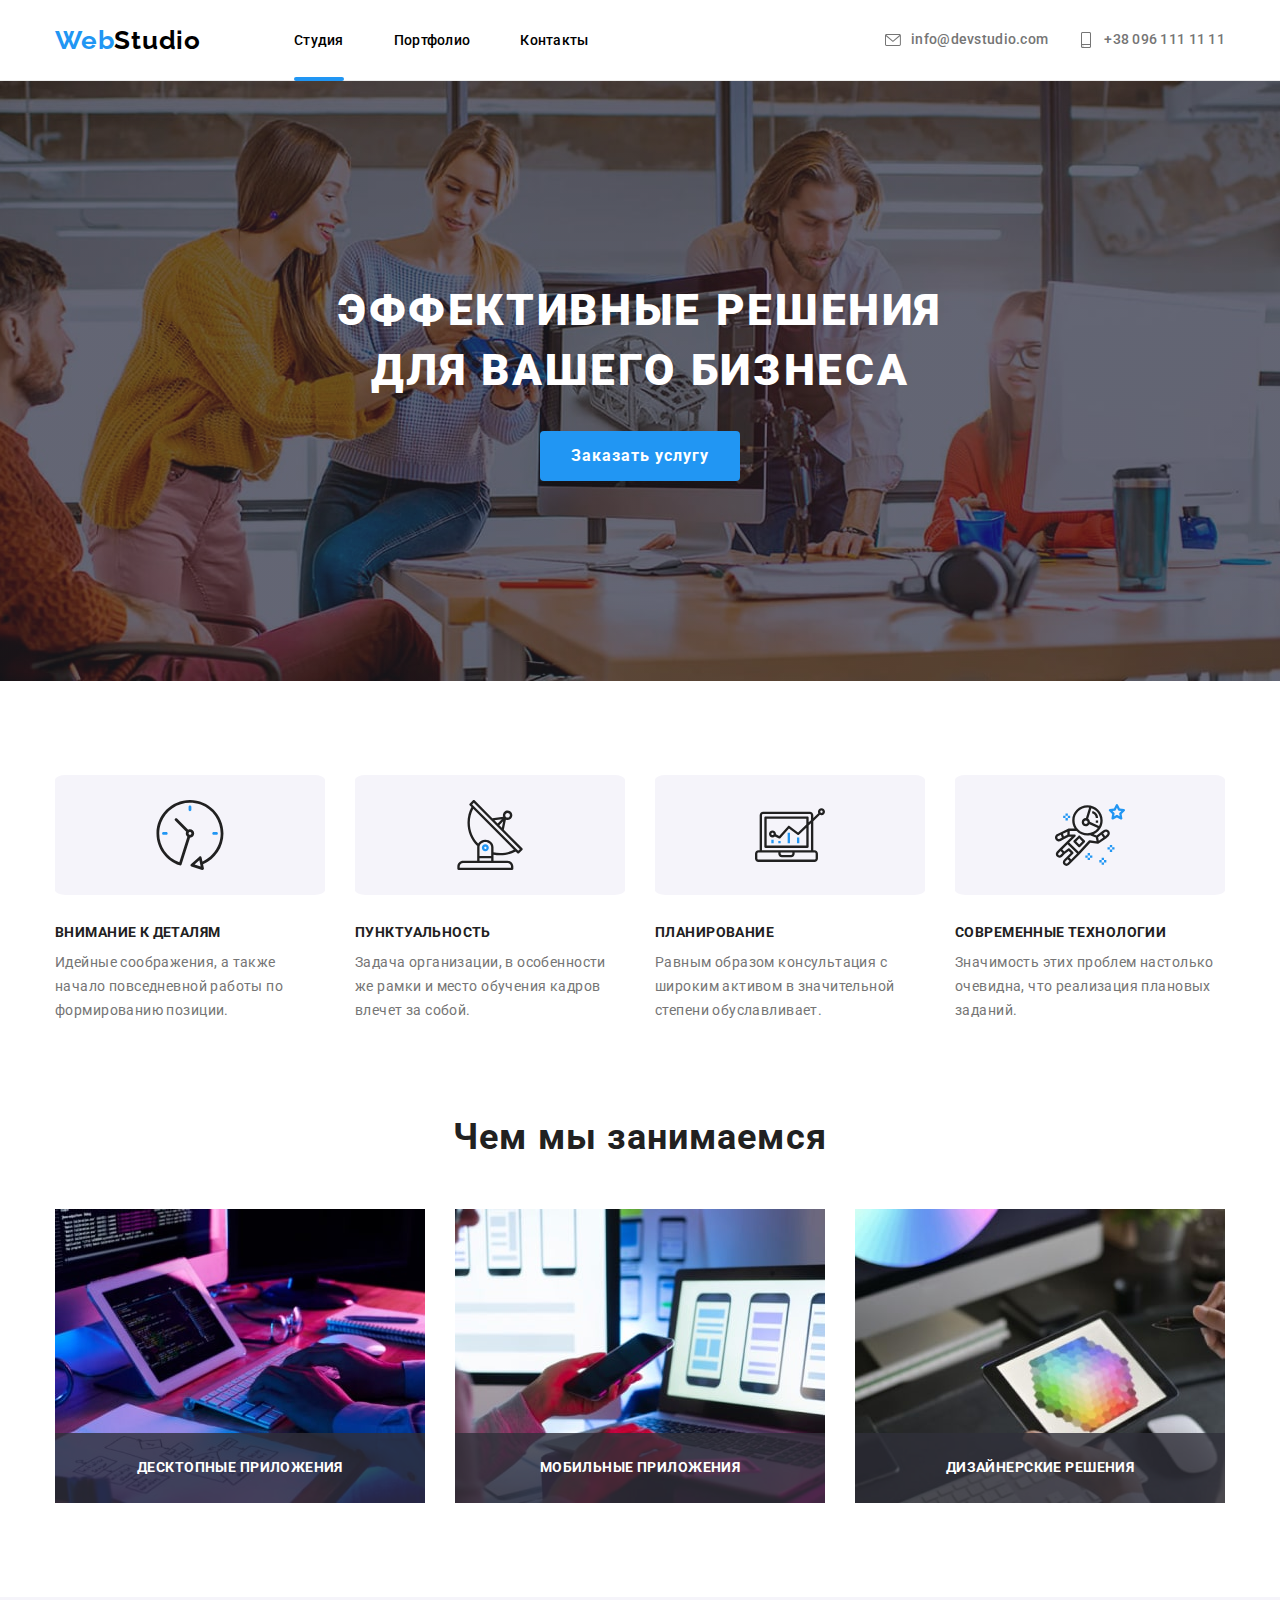
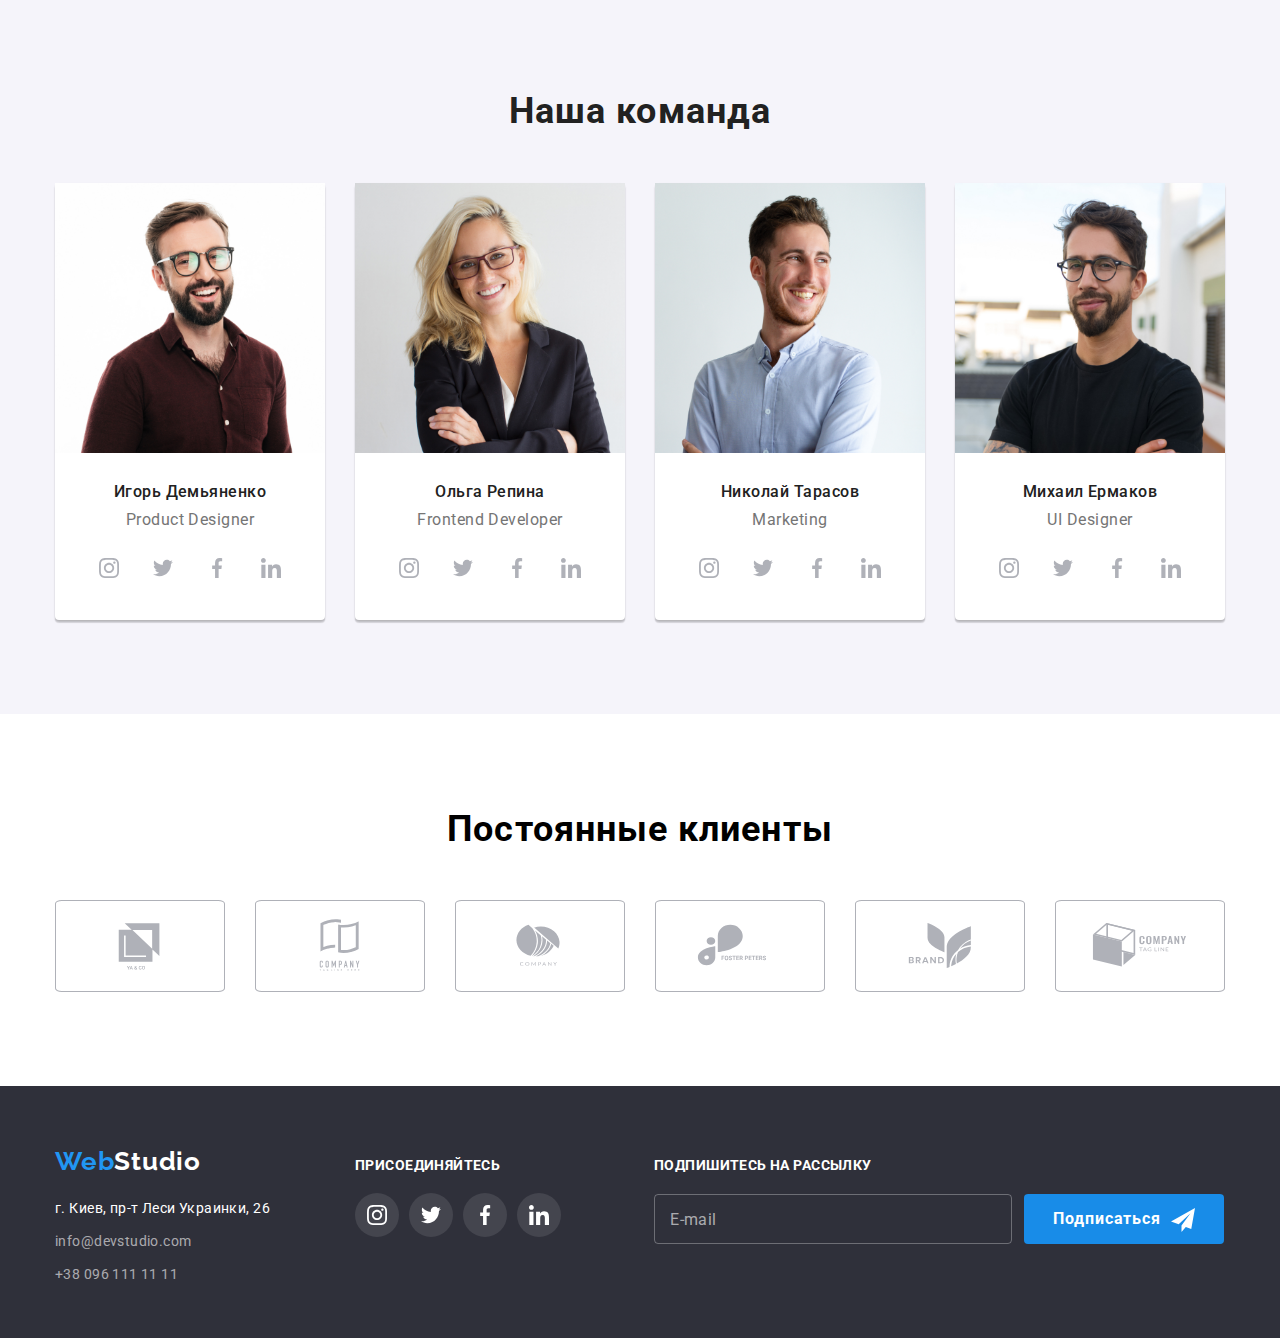
<file: index.html>
<!DOCTYPE html>
<html lang="ru">

<head>
  <meta charset="UTF-8" />
  <meta http-equiv="X-UA-Compatible" content="IE=edge" />
  <meta name="viewport" content="width=device-width, initial-scale=1.0" />
  <title>Web Studio</title>
  <link rel="preconnect" href="https://fonts.googleapis.com" />
  <link rel="preconnect" href="https://fonts.gstatic.com" crossorigin />
  <link href="https://fonts.googleapis.com/css2?family=Raleway:wght@700&family=Roboto:wght@400;500;700;900&display=swap"
    rel="stylesheet" />
  <link rel="stylesheet"
    href="https://cdnjs.cloudflare.com/ajax/libs/modern-normalize/1.1.0/modern-normalize.min.css" />
  <!--<link rel="stylesheet" href="./css/style.css" />-->
  <link rel="stylesheet" href="./css/main.min.css" />
</head>

<body>
  <header class="head-information">
    <div class="container head-container">
      <a href="" class="logo-link__header link">
          Web<span class="logo-link__second-part" lang="en">Studio</span></a>
      <nav class="head-navigation">
        <ul class="head-list link">
          <li class="head-list__item">
            <a class="head-list__link link current" href="./index.html">Студия</a>
          </li>
          <li class="head-list__item">
            <a class="head-list__link link" href="./portfolio.html">Портфолио</a>
          </li>
          <li class="head-list__item">
            <a class="head-list__link link" href="">Контакты</a>
          </li>
        </ul>
      </nav>
      <ul class="head-right link">
        <li class="head-right__item">
          <a class="head-right__link link" href="mailto:info@devstudio.com">
            <svg class="head-right__social-icon" width="16" height="16">
              <use href="./images/sprite_images/icons.svg#icon-envelope"></use>
            </svg>info@devstudio.com
          </a>
        </li>
        <li class="head-right__item">
          <a class="head-right__link link" href="tel:+380961111111">
            <svg class="head-right__social-icon" width="16" height="16">
              <use href="./images/sprite_images/icons.svg#icon-smartphone"></use>
            </svg>+38 096 111 11 11</a>
        </li>
      </ul>
    </div>
  </header>
  <main class="hero">
    <section class="hero__upper-information">
      <div class="container hero-container">
        <h1 class="hero__title">Эффективные решения для вашего бизнеса</h1>
        <button class="order-button btn" type="button" data-modal-open>Заказать услугу</button>
      </div>
    </section>
    <section class="features">
      <div class="container">
        <h2 class="features-title visually-hidden">Особенности</h2>
        <ul class="features-list link">
          <li class="features-list__item">
            <ul class="features-icon-list">
              <li class="features-icon__item">
                <div class="social-icon__container">
                  <svg class="features-icon" width="70" height="70">
                    <use href="./images/sprite_images/icons.svg#icon-clock">
                    </use>
                  </svg>
                </div>
              </li>
            </ul>
            <h3 class="features-list__title">Внимание к деталям</h3>
            <p class="features-list__text">
              Идейные соображения, а также начало повседневной работы по формированию позиции.
            </p>
          </li>
          <li class="features-list__item">
            <ul class="features-icon-list">
              <li class="features-icon__item">
                <div class="social-icon__container">
                  <svg class="features-icon" width="70" height="70">
                    <use href="./images/sprite_images/icons.svg#icon-antenna">
                    </use>
                  </svg>
                </div>
              </li>
            </ul>
            <h3 class="features-list__title">Пунктуальность</h3>
            <p class="features-list__text">
              Задача организации, в особенности же рамки и место обучения кадров влечет за собой.
            </p>
          </li>
          <li class="features-list__item">
            <ul class="features-icon-list">
              <li class="features-icon__item">
                <div class="social-icon__container">
                  <svg class="features-icon" width="70" height="70">
                    <use href="./images/sprite_images/icons.svg#icon-diagram">
                    </use>
                  </svg>
                </div>
              </li>
            </ul>
            <h3 class="features-list__title">Планирование</h3>
            <p class="features-list__text">
              Равным образом консультация с широким активом в значительной степени обуславливает.
            </p>
          </li>
          <li class="features-list__item">
            <ul class="features-icon-list">
              <li class="features-icon__item">
                <div class="social-icon__container">
                  <svg class="features-icon" width="70" height="70">
                    <use href="./images/sprite_images/icons.svg#icon-astronaut">
                    </use>
                  </svg>
                </div>
              </li>
            </ul>
            <h3 class="features-list__title">Современные технологии</h3>
            <p class="features-list__text">
              Значимость этих проблем настолько очевидна, что реализация плановых заданий.
            </p>
          </li>
        </ul>
      </div>
    </section>
    <section class="performance">
      <div class="container performance-container">
        <h2 class="performance__title">Чем мы занимаемся</h2>
        <ul class="performance__list link">
          <li class="performance__item">
            <div class="performance__item-wrap">
              <img src="./images/hero_images/box-image-1.jpg" alt="Разработка плана действий" width="370"
                height="294" />
              <p class="performance__item-description">ДЕСКТОПНЫЕ ПРИЛОЖЕНИЯ</p>
            </div>
          </li>
          <li class="performance__item">
            <div class="performance__item-wrap">
              <img src="./images/hero_images/box-image-2.jpg" alt="Разработка макета" width="370" height="294" />
              <p class="performance__item-description">МОБИЛЬНЫЕ ПРИЛОЖЕНИЯ</p>
            </div>
          </li>
          <li class="performance__item">
            <div class="performance__item-wrap">
              <img src="./images/hero_images/box-image-3.jpg" alt="Подбор цветовой гаммы" width="370" height="294" />
              <p class="performance__item-description">ДИЗАЙНЕРСКИЕ РЕШЕНИЯ</p>
            </div>
          </li>
        </ul>
      </div>
    </section>
    <section class="team">
      <div class="container team-container">
        <h2 class="team-title">Наша команда</h2>
        <ul class="team-list link">
          <li class="team-list__item">
            <img src="./images/hero_images/team-member-1.jpg" alt="Игорь Демьяненко" width="270" height="270" />
            <div class="container team__description-container">
              <h3 class="team-list__title">Игорь Демьяненко</h3>
              <p lang="en" class="team-list__text">Product Designer</p>
              <ul class="team-social__list link">
                <li class="team-social__item">
                  <a href="" class="team-social__link">
                    <svg class="team-social__icon" width="20" height="20">
                      <use href="./images/sprite_images/icons.svg#icon-instagram"></use>
                    </svg>
                  </a>
                </li>
                <li class="team-social__item">
                  <a href="" class="team-social__link">
                    <svg class="team-social__icon" width="20" height="20">
                      <use href="./images/sprite_images/icons.svg#icon-twitter"></use>
                    </svg>
                  </a>
                </li>
                <li class="team-social__item">
                  <a href="" class="team-social__link">
                    <svg class="team-social__icon" width="20" height="20">
                      <use href="./images/sprite_images/icons.svg#icon-facebook"></use>
                    </svg>
                  </a>
                </li>
                <li class="team-social__item">
                  <a href="" class="team-social__link">
                    <svg class="team-social__icon" width="20" height="20">
                      <use href="./images/sprite_images/icons.svg#icon-linkedin"></use>
                    </svg>
                  </a>
                </li>
              </ul>
            </div>
          </li>
          <li class="team-list__item">
            <img src="./images/hero_images/team-member-2.jpg" alt="Ольга Репина" width="270" height="270" />
            <div class="container team__description-container">
              <h3 class="team-list__title">Ольга Репина</h3>
              <p lang="en" class="team-list__text">Frontend Developer</p>
              <ul class="team-social__list link">
                <li class="team-social__item">
                  <a href="" class="team-social__link">
                    <svg class="team-social__icon" width="20" height="20">
                      <use href="./images/sprite_images/icons.svg#icon-instagram"></use>
                    </svg>
                  </a>
                </li>
                <li class="team-social__item">
                  <a href="" class="team-social__link">
                    <svg class="team-social__icon" width="20" height="20">
                      <use href="./images/sprite_images/icons.svg#icon-twitter"></use>
                    </svg>
                  </a>
                </li>
                <li class="team-social__item">
                  <a href="" class="team-social__link">
                    <svg class="team-social__icon" width="20" height="20">
                      <use href="./images/sprite_images/icons.svg#icon-facebook"></use>
                    </svg>
                  </a>
                </li>
                <li class="team-social__item">
                  <a href="" class="team-social__link">
                    <svg class="team-social__icon" width="20" height="20">
                      <use href="./images/sprite_images/icons.svg#icon-linkedin"></use>
                    </svg>
                  </a>
                </li>
              </ul>
            </div>
          </li>
          <li class="team-list__item">
            <img src="./images/hero_images/team-member-3.jpg" alt="Николай Тарасов" width="270" height="270" />
            <div class="container team__description-container">
              <h3 class="team-list__title">Николай Тарасов</h3>
              <p lang="en" class="team-list__text">Marketing</p>
              <ul class="team-social__list link">
                <li class="team-social__item">
                  <a href="" class="team-social__link">
                    <svg class="team-social__icon" width="20" height="20">
                      <use href="./images/sprite_images/icons.svg#icon-instagram"></use>
                    </svg>
                  </a>
                </li>
                <li class="team-social__item">
                  <a href="" class="team-social__link">
                    <svg class="team-social__icon" width="20" height="20">
                      <use href="./images/sprite_images/icons.svg#icon-twitter"></use>
                    </svg>
                  </a>
                </li>
                <li class="team-social__item">
                  <a href="" class="team-social__link">
                    <svg class="team-social__icon" width="20" height="20">
                      <use href="./images/sprite_images/icons.svg#icon-facebook"></use>
                    </svg>
                  </a>
                </li>
                <li class="team-social__item">
                  <a href="" class="team-social__link">
                    <svg class="team-social__icon" width="20" height="20">
                      <use href="./images/sprite_images/icons.svg#icon-linkedin"></use>
                    </svg>
                  </a>
                </li>
              </ul>
            </div>
          </li>
          <li class="team-list__item">
            <img src="./images/hero_images/team-member-4.jpg" alt="Михаил Ермаков" width="270" height="270" />
            <div class="container team__description-container">
              <h3 class="team-list__title">Михаил Ермаков</h3>
              <p lang="en" class="team-list__text">UI Designer</p>
              <ul class="team-social__list link">
                <li class="team-social__item">
                  <a href="" class="team-social__link">
                    <svg class="team-social__icon" width="20" height="20">
                      <use href="./images/sprite_images/icons.svg#icon-instagram"></use>
                    </svg>
                  </a>
                </li>
                <li class="team-social__item">
                  <a href="" class="team-social__link">
                    <svg class="team-social__icon" width="20" height="20">
                      <use href="./images/sprite_images/icons.svg#icon-twitter"></use>
                    </svg>
                  </a>
                </li>
                <li class="team-social__item">
                  <a href="" class="team-social__link">
                    <svg class="team-social__icon" width="20" height="20">
                      <use href="./images/sprite_images/icons.svg#icon-facebook"></use>
                    </svg>
                  </a>
                </li>
                <li class="team-social__item">
                  <a href="" class="team-social__link">
                    <svg class="team-social__icon" width="20" height="20">
                      <use href="./images/sprite_images/icons.svg#icon-linkedin"></use>
                    </svg>
                  </a>
                </li>
              </ul>
            </div>
          </li>
        </ul>
      </div>
    </section>
    <section class="section__regular-clients">
      <div class="container regular-clients">
        <h2 class="clients-title">Постоянные клиенты</h2>
        <ul class="regular-clients__list link">
          <li class="regular-clients__item">
            <a href="" class="regular-clients__link">
              <svg class="regular-clients__icon" width="106" height="60">
                <use href="./images/sprite_images/icons.svg#icon-client-1"></use>
              </svg>
            </a>
          </li>
          <li class="regular-clients__item">
            <a href="" class="regular-clients__link">
              <svg class="regular-clients__icon" width="106" height="60">
                <use href="./images/sprite_images/icons.svg#icon-client-2"></use>
              </svg>
            </a>
          </li>
          <li class="regular-clients__item">
            <a href="" class="regular-clients__link">
              <svg class="regular-clients__icon" width="106" height="60">
                <use href="./images/sprite_images/icons.svg#icon-client-3"></use>
              </svg>
            </a>
          </li>
          <li class="regular-clients__item">
            <a href="" class="regular-clients__link">
              <svg class="regular-clients__icon" width="106" height="60">
                <use href="./images/sprite_images/icons.svg#icon-client-4"></use>
              </svg>
            </a>
          </li>
          <li class="regular-clients__item">
            <a href="" class="regular-clients__link">
              <svg class="regular-clients__icon" width="106" height="60">
                <use href="./images/sprite_images/icons.svg#icon-client-5"></use>
              </svg>
            </a>
          </li>
          <li class="regular-clients__item">
            <a href="" class="regular-clients__link">
              <svg class="regular-clients__icon" width="106" height="60">
                <use href="./images/sprite_images/icons.svg#icon-client-6"></use>
              </svg>
            </a>
          </li>
        </ul>
      </div>
    </section>
  </main>
  <footer class="footer">
    <div class="container footer-container">
        <div class="footer__addressess-part">
          <a href="" class="logo-link__footer-first-part link">
              Web<span class="logo-link__footer-second-part" lang="en">Studio</span>
          </a>
          <address class="contacts">
            <ul class="contacts-list link">
              <li class="contact-list__item">
                <a class="contact-list__adress link" href="https://goo.gl/maps/caNGbkWrKr49V2LV8" target="_blank"
                  rel="noopener noreferrer">г. Киев, пр-т Леси Украинки, 26</a>
              </li>
              <li class="contact-list__item">
                <a class="contact-list__link link" href="mailto:info@devstudio.com">info@devstudio.com
                </a>
              </li>
              <li class="contact-list__item">
                <a class="contact-list__link link" href="tel:+380961111111">+38 096 111 11 11 </a>
              </li>
            </ul>
          </address>
        </div>
        <div class="footer-social-part">
          <p class="footer-social__title">Присоединяйтесь</p>
          <ul class="footer-social__list link">
            <li class="footer-social__item">
              <a href="" class="footer-social__link">
                <svg class="footer-social__icon" width="20" height="20">
                  <use href="./images/sprite_images/icons.svg#icon-instagram"></use>
                </svg>
              </a>
            </li>
            <li class="footer-social__item">
              <a href="" class="footer-social__link">
                <svg class="footer-social__icon" width="20" height="20">
                  <use href="./images/sprite_images/icons.svg#icon-twitter"></use>
                </svg>
              </a>
            </li>
            <li class="footer-social__item">
              <a href="" class="footer-social__link">
                <svg class="footer-social__icon" width="20" height="20">
                  <use href="./images/sprite_images/icons.svg#icon-facebook"></use>
                </svg>
              </a>
            </li>
            <li class="footer-social__item">
              <a href="" class="footer-social__link">
                <svg class="footer-social__icon" width="20" height="20">
                  <use href="./images/sprite_images/icons.svg#icon-linkedin"></use>
                </svg>
              </a>
            </li>
          </ul>
        </div>
        <div class="footer-subscribe-part">
          <p class="footer-subscribe__title">Подпишитесь на рассылку</p>
          <form action="#" class="footer__form">
            <div class="footer__form-field">
              <label for="user-email-footer" class="footer__input-label"> </label>
              <input type="text" name="user-email" class="footer__input-text" id="user-email-footer"
                placeholder="E-mail" />
            </div>
            <button type="submit" class="subscribe-button">Подписаться<svg class="subscribe-icon" width="24"
                height="24">
                <use href="./images/sprite_images/icons.svg#icon-send"></use>
              </svg></button>
          </form>
        </div>
    </div>
  </footer>
  <!--is-hidden прячет модалку-->
  <div class="backdrop is-hidden" data-modal>
    <div class="modal">
      <button type="button" class="modal-close" data-modal-close>
        <svg class="close-icon" width="18" height="18">
          <use href="./images/sprite_images/icons.svg#icon-close-button"></use>
        </svg>
      </button>
      <p class="modal-title">Оставьте свои данные, мы вам перезвоним</p>
      <form action="#" class="modal-form">
        <div class="modal-form-field">
          <label for="user-name" class="modal-input-text">Имя</label>
          <div class="modal-input-wrap">
            <input type="text" name="user-name" class="modal-input" required id="user-name" />
            <svg class="input-icon" width="18" height="18">
              <use href="./images/sprite_images/icons.svg#icon-person-modal">
              </use>
            </svg>
          </div>
        </div>
        <div class="modal-form-field">
          <label for="user-tel" class="modal-input-text">Телефон</label>
          <div class="modal-input-wrap">
            <input type="tel" name="user-tel" class="modal-input" required id="user-tel" />
            <svg class="input-icon" width="18" height="18">
              <use href="./images/sprite_images/icons.svg#icon-phone-modal">
              </use>
            </svg>
          </div>
        </div>
        <div class="modal-form-field">
          <label for="user-email" class="modal-input-text">Почта</label>
          <div class="modal-input-wrap">
            <input type="email" name="user-email" class="modal-input" required id="user-email" />
            <svg class="input-icon" width="18" height="18">
              <use href="./images/sprite_images/icons.svg#icon-email-modal">
              </use>
            </svg>
          </div>
        </div>
        <div class=" modal-form-field-comment">
                <label for="user-comment" class="modal-input-text">Комментарий</label>
                <textarea name="user-comment" class="modal-input-comment" placeholder="Введите текст"
                  id="user-comment"></textarea>
          </div>
          <div class="modal-form-field-checkbox">
            <input type="checkbox" class="form-checkbox visually-hidden" name="acceptance" value="accept"
              id="terms-of-use" />
            <label class="modal-form-checkbox" for="terms-of-use">
              <span>Соглашаюсь с рассылкой и принимаю <a href="" class="acceptance-link"> Условия договора</a></span>
            </label>
            
          </div>
          <button type="submit" class="modal-button">Отправить</button>
      </form>
    </div>
  </div>
  <script src="./js/modal.js"></script>
</body>

</html>
</file>
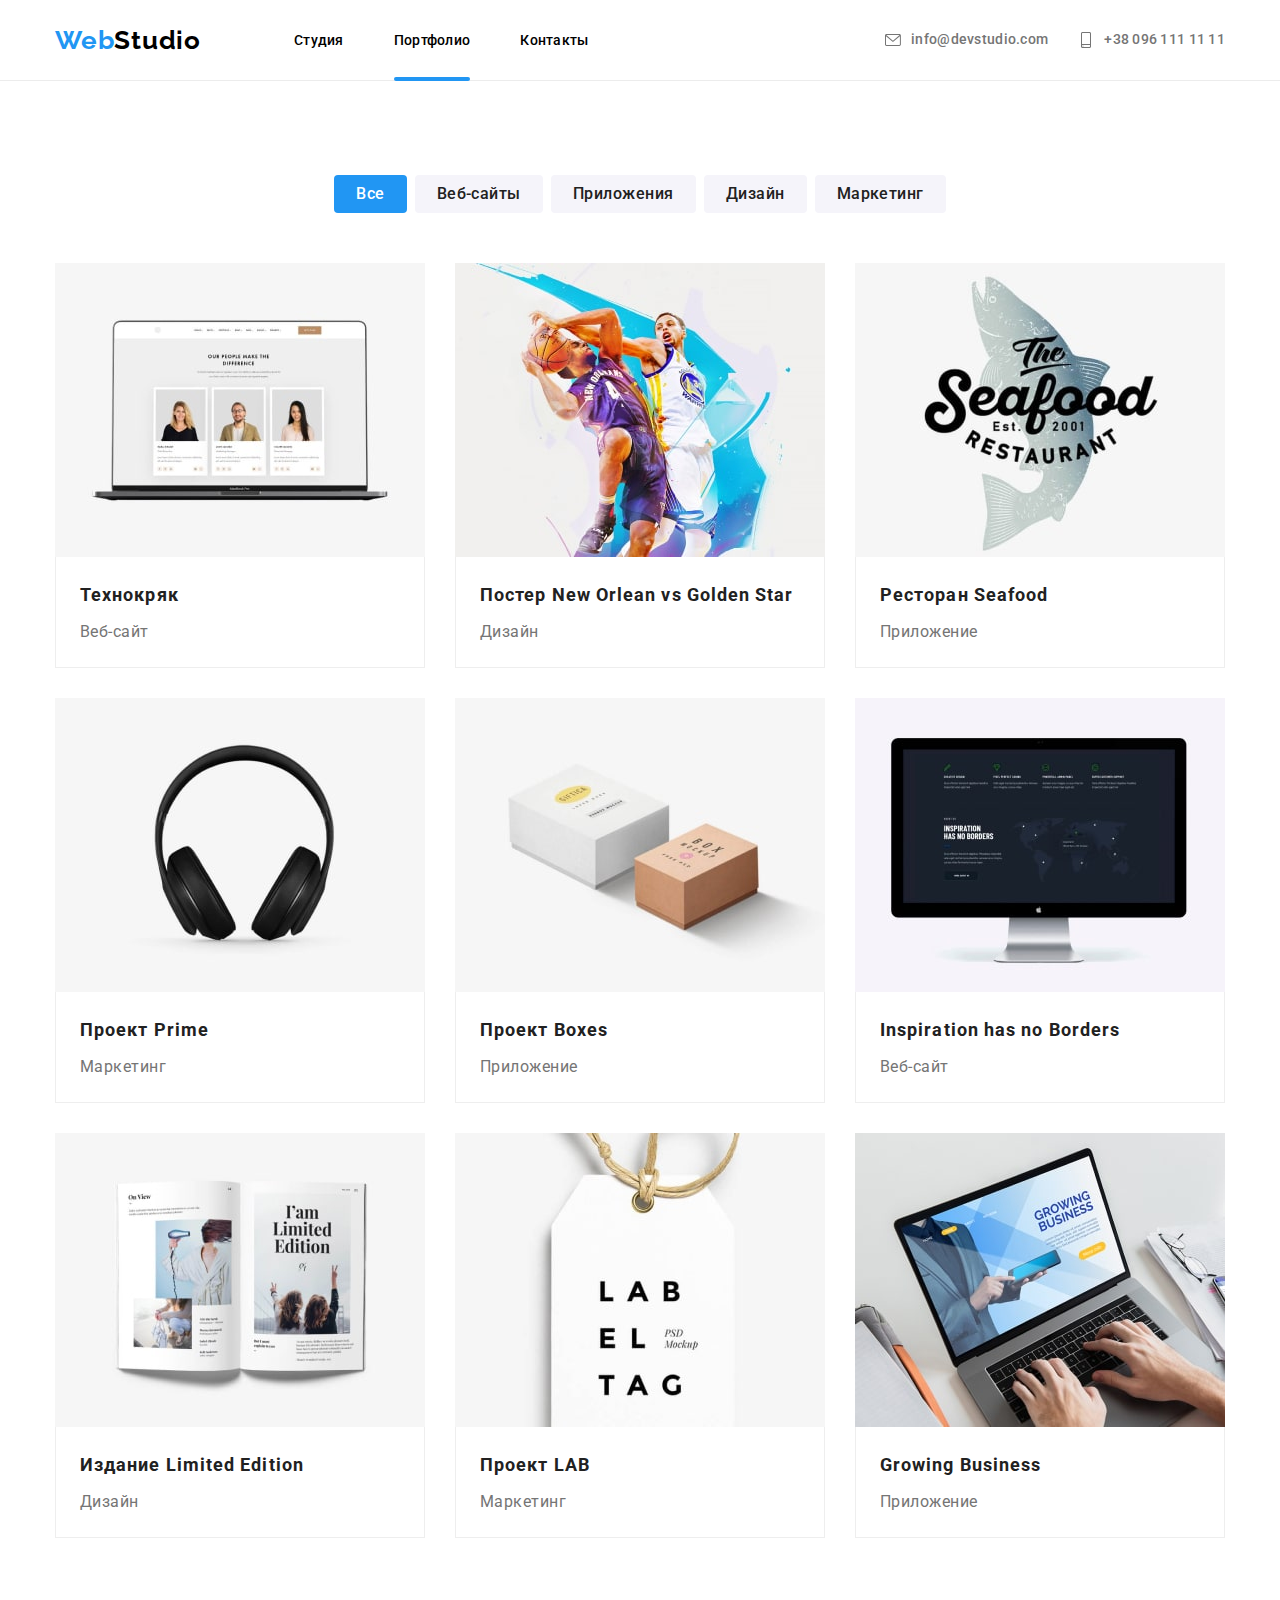
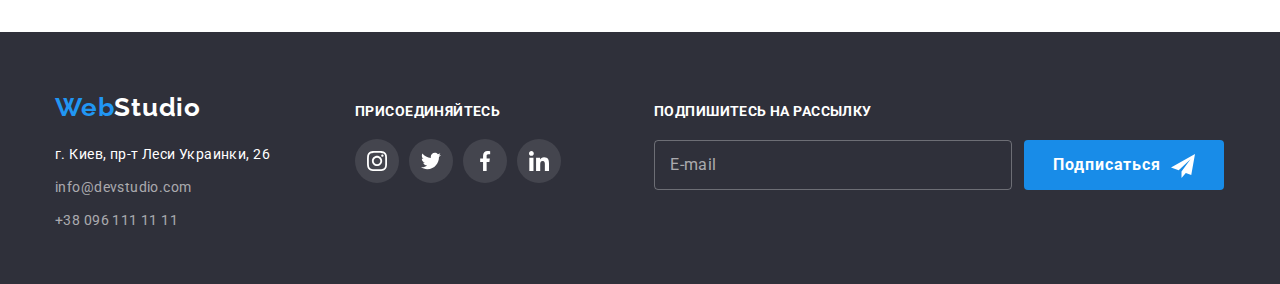
<file: portfolio.html>
<!DOCTYPE html>
<html lang="ru">

<head>
  <meta charset="UTF-8" />
  <meta http-equiv="X-UA-Compatible" content="IE=edge" />
  <meta name="viewport" content="width=device-width, initial-scale=1.0" />
  <title>Портфолио</title>
  <link rel="preconnect" href="https://fonts.googleapis.com" />
  <link rel="preconnect" href="https://fonts.gstatic.com" crossorigin />
  <link href="https://fonts.googleapis.com/css2?family=Raleway:wght@700&family=Roboto:wght@400;500;700;900&display=swap"
    rel="stylesheet" />
  <link rel="stylesheet"
    href="https://cdnjs.cloudflare.com/ajax/libs/modern-normalize/1.1.0/modern-normalize.min.css" />
  <!--<link rel="stylesheet" href="CSS/style.css" />-->
  <link rel="stylesheet" href="./css/main.min.css" />
</head>

<body>
  <header class="head-information">
    <div class="container head-container">
      <a href="" class="logo-link__header link">
          Web<span class="logo-link__second-part" lang="en">Studio</span></a>
      <nav class="head-navigation">
        <ul class="head-list link">
          <li class="head-list__item">
            <a class="head-list__link link" href="./index.html">Студия</a>
          </li>
          <li class="head-list__item">
            <a class="head-list__link link current" href="./portfolio.html">Портфолио</a>
          </li>
          <li class="head-list__item">
            <a class="head-list__link link" href="">Контакты</a>
          </li>
        </ul>
      </nav>
      <ul class="head-right link">
        <li class="head-right__item">
          <a class="head-right__link link" href="mailto:info@devstudio.com">
            <svg class="head-right__social-icon" width="16" height="16">
              <use href="./images/sprite_images/icons.svg#icon-envelope"></use>
            </svg>info@devstudio.com
          </a>
        </li>
        <li class="head-right__item">
          <a class="head-right__link link" href="tel:+380961111111">
            <svg class="head-right__social-icon" width="16" height="16">
              <use href="./images/sprite_images/icons.svg#icon-smartphone"></use>
            </svg>+38 096 111 11 11</a>
        </li>
      </ul>
    </div>
  </header>
  <main>
    <section class="portfolio__main-part">
      <h1 class="portfolio__main-title visually-hidden">Примеры проектов</h1>
      <div class="container">
        <ul class="portfolio__navigation-list link">
          <li class="portfolio__navigation-item">
            <button class="portfolio-button portfolio-button__active" type="button">Все</button>
          </li>
          <li class="portfolio__navigation-item">
            <button class="portfolio-button button" type="button">Веб-сайты</button>
          </li>
          <li class="portfolio__navigation-item">
            <button class="portfolio-button button" type="button">Приложения</button>
          </li>
          <li class="portfolio__navigation-item">
            <button class="portfolio-button button" type="button">Дизайн</button>
          </li>
          <li class="portfolio__navigation-item">
            <button class="portfolio-button button" type="button">Маркетинг</button>
          </li>
        </ul>
        <ul class="portfolio-examples__list link">
          <li class="portfolio-examples__item">
            <a href="" class="portfolio__box link">
              <div class="portfolio__wrap">
                <img src="./images/portfolio_images/img-1.jpg" width="370" height="294" alt="Ноутбук с проектом" />
                <p class="portfolio-examples__help-text">Технокряк это современная площадка распространения коронавируса.
                  Компании используют эту платформу для цифрового шпионажа и атак на защищённые сервера конкурентов.</p>
              </div>
              <div class="container portfolio__description-container">
                <h2 class="portfolio-examples__title">Технокряк</h2>
                <p class="portfolio-examples__text">Веб-сайт</p>
              </div>
            </a>
          </li>
          <li class="portfolio-examples__item">
            <a href="" class="portfolio__box link">
              <div class="portfolio__wrap">
                <img src="./images/portfolio_images/img-2.jpg" width="370" height="294" alt="Момент матча" />
                <p class="portfolio-examples__help-text"></p>
              </div>
              <div class="container portfolio__description-container">
                <h2 class="portfolio-examples__title">
                  Постер <span lang="en">New Orlean vs Golden Star</span>
                </h2>
                <p class="portfolio-examples__text">Дизайн</p>
              </div>
            </a>
          </li>
          <li class="portfolio-examples__item">
            <a href="" class="portfolio__box link">
              <div class="portfolio__wrap">
                <img src="./images/portfolio_images/img-3.jpg" width="370" height="294" alt="Логотип с рыбой" />
                <p class="portfolio-examples__help-text"></p>
              </div>
              <div class="container portfolio__description-container">
                <h2 class="portfolio-examples__title">Ресторан <span lang="en">Seafood</span></h2>
                <p class="portfolio-examples__text">Приложение</p>
              </div>
            </a>
          </li>
          <li class="portfolio-examples__item">
            <a href="" class="portfolio__box link">
              <div class="portfolio__wrap">
                <img src="./images/portfolio_images/img-4.jpg" width="370" height="294" alt="Фотография наушников" />
                <p class="portfolio-examples__help-text"></p>
              </div>
              <div class="container portfolio__description-container">
                <h2 class="portfolio-examples__title">Проект <span lang="en">Prime</span></h2>
                <p class="portfolio-examples__text">Маркетинг</p>
              </div>
            </a>
          </li>
          <li class="portfolio-examples__item">
            <a href="" class="portfolio__box link">
              <div class="portfolio__wrap">
                <img src="./images/portfolio_images/img-5.jpg" width="370" height="294" alt="Фотография коробок" />
                <p class="portfolio-examples__help-text"></p>
              </div>
              <div class="container portfolio__description-container">
                <h2 class="portfolio-examples__title">Проект <span lang="en">Boxes</span></h2>
                <p class="portfolio-examples__text">Приложение</p>
              </div>
            </a>
          </li>
          <li class="portfolio-examples__item">
            <a href="" class="portfolio__box link">
              <div class="portfolio__wrap">
                <img src="./images/portfolio_images/img-6.jpg" width="370" height="294" alt="Монитор с картой мира" />
                <p class="portfolio-examples__help-text"></p>
              </div>
              <div class="container portfolio__description-container">
                <h2 class="portfolio-examples__title" lang="en">Inspiration has no Borders</h2>
                <p class="portfolio-examples__text">Веб-сайт</p>
              </div>
            </a>
          </li>
          <li class="portfolio-examples__item">
            <a href="" class="portfolio__box link">
              <div class="portfolio__wrap">
                <img src="./images/portfolio_images/img-7.jpg" width="370" height="294" alt="Разворот книги" />
                <p class="portfolio-examples__help-text"></p>
              </div>
              <div class="container portfolio__description-container">
                <h2 class="portfolio-examples__title">
                  Издание <span lang="en">Limited Edition</span>
                </h2>
                <p class="portfolio-examples__text">Дизайн</p>
              </div>
            </a>
          </li>
          <li class="portfolio-examples__item">
            <a href="" class="portfolio__box link">
              <div class="portfolio__wrap">
                <img src="./images/portfolio_images/img-8.jpg" width="370" height="294" alt="Фотография этикетки" />
                <p class="portfolio-examples__help-text"></p>
              </div>
              <div class="container portfolio__description-container">
                <h2 class="portfolio-examples__title">Проект <span lang="en">LAB</span></h2>
                <p class="portfolio-examples__text">Маркетинг</p>
              </div>
            </a>
          </li>
          <li class="portfolio-examples__item">
            <a href="" class="portfolio__box link">
              <div class="portfolio__wrap">
                <img src="./images/portfolio_images/img-9.jpg" width="370" height="294" alt="Работа за ноутбуком" />
                <p class="portfolio-examples__help-text"></p>
              </div>
              <div class="container portfolio__description-container">
                <h2 class="portfolio-examples__title" lang="en">Growing Business</h2>
                <p class="portfolio-examples__text">Приложение</p>
              </div>
            </a>
          </li>
        </ul>
      </div>
    </section>
  </main>
  <footer class="footer">
    <div class="container footer-container">
        <div class="footer__addressess-part">
          <a href="" class="logo-link__footer-first-part link">
              Web<span class="logo-link__footer-second-part" lang="en">Studio</span>
          </a>
          <address class="contacts">
            <ul class="contacts-list link">
              <li class="contact-list__item">
                <a class="contact-list__adress link" href="https://goo.gl/maps/caNGbkWrKr49V2LV8" target="_blank"
                  rel="noopener noreferrer">г. Киев, пр-т Леси Украинки, 26</a>
              </li>
              <li class="contact-list__item">
                <a class="contact-list__link link" href="mailto:info@devstudio.com">info@devstudio.com
                </a>
              </li>
              <li class="contact-list__item">
                <a class="contact-list__link link" href="tel:+380961111111">+38 096 111 11 11 </a>
              </li>
            </ul>
          </address>
        </div>
        <div class="footer-social-part">
          <p class="footer-social__title">Присоединяйтесь</p>
          <ul class="footer-social__list link">
            <li class="footer-social__item">
              <a href="" class="footer-social__link">
                <svg class="footer-social__icon" width="20" height="20">
                  <use href="./images/sprite_images/icons.svg#icon-instagram"></use>
                </svg>
              </a>
            </li>
            <li class="footer-social__item">
              <a href="" class="footer-social__link">
                <svg class="footer-social__icon" width="20" height="20">
                  <use href="./images/sprite_images/icons.svg#icon-twitter"></use>
                </svg>
              </a>
            </li>
            <li class="footer-social__item">
              <a href="" class="footer-social__link">
                <svg class="footer-social__icon" width="20" height="20">
                  <use href="./images/sprite_images/icons.svg#icon-facebook"></use>
                </svg>
              </a>
            </li>
            <li class="footer-social__item">
              <a href="" class="footer-social__link">
                <svg class="footer-social__icon" width="20" height="20">
                  <use href="./images/sprite_images/icons.svg#icon-linkedin"></use>
                </svg>
              </a>
            </li>
          </ul>
        </div>
        <div class="footer-subscribe-part">
          <p class="footer-subscribe__title">Подпишитесь на рассылку</p>
          <form action="#" class="footer__form">
            <div class="footer__form-field">
              <label for="user-email-footer" class="footer__input-label"> </label>
              <input type="text" name="user-email" class="footer__input-text" id="user-email-footer"
                placeholder="E-mail" />
            </div>
            <button type="submit" class="subscribe-button">Подписаться<svg class="subscribe-icon" width="24"
                height="24">
                <use href="./images/sprite_images/icons.svg#icon-send"></use>
              </svg></button>
          </form>
        </div>
    </div>
  </footer>
</body>

</html>
</file>
<file: css/style.css>
/*:root {
  --header-menu-color: #212121;
  --header-contacts-color: #757575;
  --main-title-color: #ffffff;
  --secondary-title-color: #212121;
  --article-color: #757575;
  --button-text-color: #ffffff;
  --team-name-color: #212121;
  --team-text-color: #757575;
  --footer-adress-color: #ffffff;
  --portfolio-examples-title-color: #212121;
  --portfolio-examples-text-color: #757575;
  --accent-color: #2196f3;
  --title-background-color:#2f303a;
  --footer-contacts-color:rgba(255, 255, 255, 0.6);
  --timing-function: cubic-bezier(0.4, 0, 0.2, 1);
}
*/
/*
p,
h1,
h2,
h3,
h4,
h5,
h6 {
  margin: 0;
}

ul {
  margin: 0;
  padding: 0;
  list-style: none;
}

button {
  cursor: pointer;
}

img {
  display: block;
}*/

/*
.container {
  max-width: 1200px;
  padding-left: 15px;
  padding-right: 15px;
  margin: 0 auto;
}

body {
  font-family: 'Roboto', sans-serif;
  background-color: #ffffff;
}

.link {
  list-style-type: none;
  text-decoration: none;
}
*/

/*---------------web-studio-style---------------*/

/*---------------header-style---------------*/
/*
.head-list-link {
  font-weight: 500;
  font-size: 14px;
  line-height: 1.06;
  letter-spacing: 0.02em;
  color: var(--header-menu-color);
  color: inherit;
  transition-property: color;
  transition-duration: 250ms;
  transition-timing-function: var(--timing-function);
  position: relative;
}

.head-list-link:hover,
.head-list-link:focus {
  color: var(--accent-color);
}

.contact-list-link:hover,
.contact-list-link:focus {
  color: var(--accent-color);
}

.logo-link-header {
  display: block;
  margin-right: 93px;
  padding-top: 24px;
  padding-bottom: 24px;
  font-family: Raleway;
  font-style: normal;
  font-weight: bold;
  font-size: 26px;
  line-height: 1.19;
  letter-spacing: 0.03em;
  color: #2196f3;
}

.logo-second-part {
  font-family: Raleway;
  font-style: normal;
  font-weight: bold;
  font-size: 26px;
  line-height: 1.19;
  letter-spacing: 0.03em;
  color: #000000;
}

.head-right {
  font-weight: 500;
  font-size: 14px;
  line-height: 1.14;
  letter-spacing: 0.02em;
  color: var(--header-contacts-color);
}

.current{
  color: #2196f3;
}

.head-list-link.current::after {
  content: "";
  width: 100%;
  height: 4px;
  background-color: var(--accent-color);
  position: absolute;
  border-radius: 2px;
  left: 0;
  bottom: -1px;
}

.head-container{
  display: flex;
  align-items: center;
}

.head-list {
  display: flex;
}

.head-list-link{
  display: block;
  padding-bottom: 32px;
  padding-top: 32px;
}

.head-list-item {
  margin-right: 50px;
}

.head-list-item:last-child{
  margin-right: 0px;
}

.head-navigation{
  margin-right: auto;
}

.head-right {
  display: flex;
  align-items: center;
}

.head-right-item{
  display: flex;
  align-items: center;
  margin-right: 30px;
}

.head-right-item:last-child{
  margin-right: 0px;
}

.head-right-link {
  padding-top: 32px;
  padding-bottom: 32px;
  color: var(--header-contacts-color);
  transition-property: fill, color;
  transition-duration: 250ms;
  transition-timing-function: var(--timing-function);
}

.head-right-link:last-child{
  margin-right: 0;
}

.head-right-link:hover,
.head-right-link:focus {
  color: var(--accent-color);
}

.head-right-social-icon{
  margin-right: 10px;
  vertical-align: middle;
  fill: currentColor;
}

.head-right-link:hover .head-right-link-icon,
.head-right-link:focus .head-right-link-icon {
  color: var(--accent-color);
}

.head-information{
  border-bottom: 1px solid #ECECEC;
}*/

/*---------------main part style---------------*/
/*
.hero-title {
  font-weight: 900;
  font-size: 44px;
  line-height: 1.36;
  text-align: center;
  width: 696px;
  height: 120px;
  letter-spacing: 0.06em;
  text-transform: uppercase;
  color: var(--main-title-color);
  margin: 0 auto 30px;
}

.hero-upper-information {
  padding-top: 200px ;
  padding-bottom: 200px;
  background-color: var(--title-background-color);
  background-image: linear-gradient(rgba(47, 48, 58, 0.4), rgba(47, 48, 58, 0.4)), url(../images/hero_images/header-background.jpg);
  background-repeat: no-repeat;
  background-position: center;
  background-size: cover;
  width: 1600px;
  margin: 0 auto;
}
*/
/*---------------button-style---------------*/
/*
.order-button {
  font-family: Roboto, sans-serif;
  font-weight: 700;
  font-size: 16px;
  line-height: 1.87;
  letter-spacing: 0.06em;
  color: var(--button-text-color);
  background-color: var(--accent-color);
  cursor: pointer;
  width: 200px;
  height: 50px;
  border: none;
  border-radius: 4px;
  transition-property: color;
  transition-duration: 250ms;
  transition-timing-function: var(--timing-function);
}

.btn{
  display: block;
  text-align: center;
  margin: 0 auto;
}
.order-button:hover,
.order-button:focus {
  color: var(--button-text-color);
  box-shadow: 0px 1px 3px rgba(0, 0, 0, 0.12), 
  0px 1px 1px rgba(0, 0, 0, 0.14), 
  0px 2px 1px rgba(0, 0, 0, 0.2);
}
*/



/*---------------feat-part-style---------------*/
/*
.features-list-title {
  font-weight: bold;
  font-size: 14px;
  line-height: 1.14;
  letter-spacing: 0.03em;
  text-transform: uppercase;
  color: var(--secondary-title-color);
  margin-bottom: 10px;
}*/

/*
.visually-hidden {
  position: absolute;
  width: 1px;
  height: 1px;
  margin: -1px;
  border: 0;
  padding: 0;
  white-space: nowrap;
  clip-path: inset(100%);
  clip: rect(0 0 0 0);
  overflow: hidden;
}
*/

/*
.features{
  padding-top: 94px;
  padding-bottom: 94px;
}

.features-list-text {
  font-weight: normal;
  font-size: 14px;
  line-height: 1.71;
  letter-spacing: 0.03em;
  color: var(--article-color);
}

.features-list {
  display: flex;
}

.features-item {
  width: 270px;
  margin-right: 30px;
}

.features-item:last-child{
  margin-right: 0px;
}

.features-icon {
  border: rgba(175, 177, 184, 1);
}

.social-icon-container{
  display: flex;
  justify-content: center;
  align-items: center;
  height: 120px;
}

.features-icon-item{
  margin-right: 30px;
  margin-bottom: 30px;
  border-radius: 4%;
  background-color: #F5F4FA;
}

.features-icon-item:last-child{
  margin-right: 0;
}
*/

/*---------------performance-part-style---------------*/

/*
.performance {
  padding-bottom: 94px;
}

.performance-title {
  align-items: center;
  margin-bottom: 50px;
}

.performance-list {
  display: flex;
}

.performance-item {
  margin-right: 30px;
  position: relative;
}

.performance-item:last-child {
  margin-right: 0;
}

.performance-item-description{
  display: flex;
  justify-content: center;
  align-items: center;
  font-family: Roboto;
  font-style: normal;
  font-weight: 700;
  font-size: 14px;
  line-height: 1.14;
  text-align: center;
  letter-spacing: 0.03em;
  width: 100%;
  height: 70px;
  margin: 0 auto;
  color: var(--main-title-color);
  background-color: rgba(47, 48, 58, 0.8);
  position: absolute;
  top: 224px;
  left: 0;
}


.performance-title {
  font-weight: bold;
  font-size: 36px;
  line-height: 1.16;
  text-align: center;
  letter-spacing: 0.03em;
  color: var(--secondary-title-color);
}
*/

/*------------------team-part--------------*/
/*
.team-title {
  font-weight: bold;
  font-size: 36px;
  line-height: 1.16;
  text-align: center;
  letter-spacing: 0.03em;
  color: var(--secondary-title-color);
}

.team-list-title {
  font-weight: 500;
  font-size: 16px;
  line-height: 1.18;
  letter-spacing: 0.03em;
  border: none;
  border-radius: 4px;
  color: var(--team-name-color);
}

.team-list-text {
  font-weight: normal;
  font-size: 16px;
  line-height: 1.18;
  letter-spacing: 0.03em;
  border: none;
  border-radius: 4px;
  color: var(--team-text-color);
}

.team-list-item {
  border: none;
  border-radius: 4px;
  background-color: #ffffff;
  box-shadow: 0px 3px 1px rgba(0, 0, 0, 0.1), 0px 1px 2px rgba(0, 0, 0, 0.08),
    0px 2px 2px rgba(0, 0, 0, 0.12);
}

.team {
  background-color: #f5f4fa;
  padding-top: 94px;
  padding-bottom: 94px;
}

.team-list {
  display: flex;
}

.team-title {
  margin-bottom: 50px;
}

.team-list {
  margin: -15px;
}

.team-list-item {
  margin: 15px;
}

.team-list-text {
  margin-bottom: 16px;
}

.team-description-container{
  text-align: center;
  padding: 30px 32px 30px 32px;
}

.team-list-title{
  margin-bottom: 10px;
}

.team-social-list{
  display: flex;
  justify-content: center;
}

.team-social-item{
  width: 44px;
  height: 44px;
  margin-right: 10px;
}

.team-social-item:last-child{
  margin-right: 0;
}

.team-social-link{
  width: 100%;
  height: 100%;
  border-radius: 50%;
  display: flex;
  align-items: center;
  justify-content: center;
  background-color: #ffffff;
  transition-property: background-color;
  transition-duration: 250ms;
  transition-timing-function: var(--timing-function);
}

.team-social-link:hover,
.team-social-link:focus{
  background-color: var(--accent-color);
}

.team-social-icon{
  fill: #AFB1B8;
  transition-property: fill;
  transition-duration: 250ms;
  transition-timing-function: var(--timing-function);
}

.team-social-link:hover .team-social-icon,
.team-social-link:focus .team-social-icon{
  fill: var(--button-text-color);
}
*/
/*---------------clients-part---------------*/
/*
.regular-clients-section{
  padding-top: 94px;
  padding-bottom: 94px;
}

.clients-title{
  font-family: Roboto;
  font-style: normal;
  font-weight: bold;
  font-size: 36px;
  line-height: 42px;
  text-align: center;
  letter-spacing: 0.03em;
  text-align: center;
  margin-bottom: 50px;
}

.our-clients-icon{
  fill: #AFB1B8;
  transition-property: fill, border;
  transition-duration: 250ms;
  transition-timing-function: var(--timing-function);
}

.regular-clients-list{
  width: 100%;
  height: 100%;
  display: flex;
  align-items: center;
  background-color: #ffffff;
}

.regular-clients-item{
  margin-right: 30px;
}

.regular-clients-item:last-child{
  margin-right: 0;
}

.regular-clients-link{
  display: flex;
  justify-content: center;
  align-items: center;
  width: 170px;
  height: 92px;
  border: 1px solid #AFB1B8;
  border-radius: 4%;
}

.regular-clients-link:hover .our-clients-icon,
.regular-clients-link:focus .our-clients-icon{
  fill: var(--accent-color);
}

.regular-clients-link:hover ,
.regular-clients-link:focus {
  border: 1px solid var(--accent-color);
}
*/
/*---------------footer-style---------------*/
/*
.logo-link-footer {
  font-family: Raleway;
  font-style: normal;
  font-weight: bold;
  font-size: 26px;
  line-height: 1.19;
  letter-spacing: 0.03em;
  color: #2196f3;
}

.logo-second-part-footer {
  font-family: Raleway;
  font-style: normal;
  font-weight: bold;
  font-size: 26px;
  line-height: 1.19;
  letter-spacing: 0.03em;
  color: #ffffff;
}

.footer {
  font-family: 'Roboto', sans-serif;
  font-style: normal;
  background-color: #2f303a;
  height: 252px;
}

.contact-list-adress {
  font-family: 'Roboto', sans-serif;
  font-style: normal;
  font-weight: normal;
  font-size: 14px;
  line-height: 1.71;
  letter-spacing: 0.03em;
  color: var(--footer-adress-color);
  font-family: inherit;
  transition-property: color;
  transition-duration: 250ms;
  transition-timing-function: var(--timing-function);
}

.contact-list-adress:hover,
.contact-list-adress:focus {
  color: var(--accent-color);
}

.contact-list-link {
  font-family: 'Roboto', sans-serif;
  font-style: normal;
  font-weight: normal;
  font-size: 14px;
  line-height: 1.71;
  letter-spacing: 0.03em;
  color: var(--footer-contacts-color);
  transition-property: backgound-color;
  transition-duration: 250ms;
  transition-timing-function: var(--timing-function);
}

.contact-list-link:hover,
.contact-list-link:focus {
  color: var(--accent-color);
}

.footer-social-title{
  font-family: Roboto;
  font-style: normal;
  font-weight: bold;
  font-size: 14px;
  line-height: 16px;
  letter-spacing: 0.03em;
  text-transform: uppercase;
}

.footer-container{
  display: flex;
  align-items: baseline;
}

.footer{
  padding-top: 60px;
  padding-bottom: 60px;
}

.logo-link-footer{
  display: block;
  margin-bottom: 20px;
}

.contact-list-item {
  margin-bottom: 9px;
}

.footer-addressess-part{
  margin-right: 85px;
}

.contact-list-item:last-child{
  margin-bottom: 0px;
}

.footer-social-part{
  margin-right: 93px;
}

.footer-social-title{
  text-align: center;
  color: #ffffff;
  margin-bottom: 20px;
}

.footer-social-list{
  display: flex;
  flex-direction: row;
}

.footer-social-title{
  font-family: Roboto;
  font-style: normal;
  font-weight: bold;
  font-size: 14px;
  line-height: 1.14;
  letter-spacing: 0.03em;
  text-transform: uppercase;
  display: block;
  text-align: start;
  margin-bottom: 20px;
}

.footer-social-item{
  width: 44px;
  height: 44px;
  margin-right: 10px;
}

.footer-social-item:last-child{
  margin-right: 0;
}

.footer-social-link{
  width: 100%;
  height: 100%;
  border-radius: 50%;
  display: flex;
  align-items: center;
  justify-content: center;
  background-color: rgba(255, 255, 255, 0.1);
  transition-property: background-color;
  transition-duration: 250ms;
  transition-timing-function: var(--timing-function);
}

.footer-social-link:hover,
.footer-social-link:focus{
  background-color: var(--accent-color);
}

.footer-social-icon{
  fill: #ffffff;
}

.footer-social-link:hover .footer-social-icon,
.footer-social-link:focus .footer-social-icon{
  fill: var(--button-text-color);
}

.footer-form{
  display: flex;
}

.footer-subscribe-title{
  font-family: Roboto;
  font-style: normal;
  font-weight: bold;
  font-size: 14px;
  line-height: 1.14;
  letter-spacing: 0.03em;
  text-transform: uppercase;
  color: var(--footer-adress-color);
  margin-bottom: 20px;
}

.footer-input-text{
  width: 358px;
  height: 50px;
  border: 1px solid rgba(255, 255, 255, 0.3);
  box-sizing: border-box;
  border-radius: 4px;
  background-color: inherit;
  padding-left: 15px;
  color: var(--footer-adress-color);
  margin-right: 12px;
}

.footer-input-text::placeholder{
  font-family: Roboto;
  font-style: normal;
  font-weight: normal;
  font-size: 16px;
  line-height: 1.25;
  display: flex;
  align-items: center;
  letter-spacing: 0.03em;
  color: rgba(255, 255, 255, 0.6);
}

.subscribe-button{
  display: inline-block;
  justify-content: center;
  text-align: center;
  font-family: Roboto;
  font-style: normal;
  font-weight: bold;
  font-size: 16px;
  line-height: 1.87;
  letter-spacing: 0.06em;
  margin: 0 auto;
  width: 200px;
  height: 50px;
  color: var(--button-text-color);
  border: var(--accent-color);
  background-color: #188CE8;
  border-radius: 4px;
  padding: 0;
}

.subscribe-button:hover,
.subscribe-button:focus{
  box-shadow: 0px 1px 3px rgba(0, 0, 0, 0.12), 
  0px 1px 1px rgba(0, 0, 0, 0.14), 
  0px 2px 1px rgba(0, 0, 0, 0.2);
}

.subscribe-icon{
  fill: currentColor;
  vertical-align: middle;
  margin-left: 10px;
}
*/

/*---------------portfolio-style---------------*/
/*
.portfolio-main-part{
  padding-top: 94px;
  padding-bottom: 94px;
}

.portfolio-nav-list {
  display: flex;
  justify-content: center;
  margin-bottom: 50px;
}

.portfolio-nav-item{
  margin-right: 8px;
}

.portfolio-nav-item:last-child{
  margin-right: 0;
}
*/
/*
.portfolio-button {
  font-family: Roboto, sans-serif;
  font-weight: 500;
  font-size: 16px;
  line-height: 1.62;
  text-align: center;
  letter-spacing: 0.03em;
  color: var(--secondary-title-color);
  background-color: #f5f4fa;
  border: none;
  border-radius: 4px;
  padding: 6px 22px;
  cursor: pointer;
  transition-property: background-color, color, shadow;
  transition-duration: 250ms;
  transition-timing-function: var(--timing-function);
}

.portfolio-button-active {
  color: #ffffff;
  background-color: var(--accent-color);
}

.portfolio-button:active {
  color: #ffffff;
  background-color: var(--accent-color);
  box-shadow: 0px 3px 1px rgba(0, 0, 0, 0.1), 0px 1px 2px rgba(0, 0, 0, 0.08),
  0px 2px 2px rgba(0, 0, 0, 0.12);
}

.portfolio-button:hover,
.portfolio-button:focus {
  color: #ffffff;
  background-color: var(--accent-color);
  box-shadow: 0px 3px 1px rgba(0, 0, 0, 0.1), 0px 1px 2px rgba(0, 0, 0, 0.08),
  0px 2px 2px rgba(0, 0, 0, 0.12);
}
*/

/*---------------header-exact-as-previous------*/
/*
.portfolio-examples-title {
  font-weight: bold;
  font-size: 18px;
  line-height: 2;
  letter-spacing: 0.06em;
  color: var(--portfolio-examples-title-color);
}

.portfolio-examples-text {
  font-weight: normal;
  font-size: 16px;
  line-height: 1.87;
  letter-spacing: 0.03em;
  color: var(--portfolio-examples-text-color);
}

.portfolio-examples-help-text{
  font-family: Roboto;
  font-style: normal;
  font-weight: normal;
  font-size: 18px;
  line-height: 1.56;
  letter-spacing: 0.03em;
  color: var(--main-title-color);
  background-color: rgba(33, 150, 243, 0.9);
  width: 370px;
  height: 294px;
  padding: 63px 24px;
  top: 0;
  left: 0;
  position: absolute;
  transform: translateY(101%);
  transition: transform;
  transition-duration: 250ms;
  transition-timing-function: var(--timing-function);
}

.portfolio-wrap{
  position: relative;
  overflow: hidden;
}

.portfolio-examples-list {
  display: flex;
  flex-wrap: wrap;
}

.portfolio-examples-item:not(:nth-child(3n)) {
  margin-right: 30px;
}

.portfolio-examples-item:not(:nth-last-child(-n + 3)) {
  margin-bottom: 30px;
}

.portfolio-box{
  display: inline-block;
  transition-property: box-shadow;
  transition-duration: 250ms;
  transition-timing-function: var(--timing-function);
}

.portfolio-box:hover ,
.portfolio-box:focus-within {
  box-shadow:  0px 1px 1px rgba(0, 0, 0, 0.12), 
  0px 4px 4px rgba(0, 0, 0, 0.06), 
  1px 4px 6px rgba(0, 0, 0, 0.16);
  cursor: pointer;
}

.portfolio-box:hover .portfolio-examples-help-text,
.portfolio-box:focus-within .portfolio-examples-help-text{
  transform: translateY(0);
}


.portfolio-description-container{
  padding: 20px 24px 20px 24px;
  border: 1px solid #eeeeee;
  border-top: 0;
}

.portfolio-examples-title{
  margin-bottom: 4px;
}
*/

/*---------------footer exact as previous------*/
/*---------------modal-window----------------*/
/*
.backdrop{
  width: 100vw;
  height: 100vh;
  background-color: rgba(0, 0, 0, 0.2);
  position: fixed;
  top: 0;
  left: 0;
  transition: opacity 250ms, visibility 250ms;
}

.backdrop.is-hidden .modal{
  transform: scale(0.75);
}

.modal{
  height: 581px;
  width: 528px;
  background-color: #ffffff;
  border-radius: 4px;
  box-shadow: 0px 1px 3px rgba(0, 0, 0, 0.12), 
  0px 1px 1px rgba(0, 0, 0, 0.14), 
  0px 2px 1px rgba(0, 0, 0, 0.2);
  position: absolute;
  top: 50%;
  left: 50%;
  transform: scale(1) translate(-50%, -50%);
  transition: opacity 250ms, transform 250ms;
  padding: 40px;
}

.modal-close{
  position: absolute;
  top: 8px;
  right: 8px;
  width: 30px;
  height: 30px;
  border: 1px solid rgba(0, 0, 0, 0.1);
  border-radius: 50%;
  background-color: transparent;
  display: flex;
  align-items: center;
  justify-content: center;
}

.is-hidden{
  visibility: hidden;
  opacity: 0;
  pointer-events: none;
}

.modal-title{
  font-family: Roboto;
  font-style: normal;
  font-weight: bold;
  font-size: 20px;
  line-height: 1.15;
  text-align: center;
  letter-spacing: 0.03em;
  color: var(--secondary-title-color);
  padding: 0;
  margin-bottom: 12px;
}

.modal-input{
  position: relative;
  width: 100%;
  height: 40px;
  border: 1px solid rgba(33, 33, 33, 0.2);
  box-sizing: border-box;
  border-radius: 4px;
  outline-color: var(--accent-color);
  padding-left: 42px;
  padding-right: 12px;
  background-color: transparent;
}

.modal-form-field{
  margin-bottom: 10px;
}

.modal-form-field-comment {
  margin-bottom: 20px;
}

.modal-input-comment{
  display: block;
  width: 100%;
  height: 120px;
  border: 1px solid rgba(33, 33, 33, 0.2);
  border-radius: 4px;
  outline-color: var(--accent-color);
  padding: 12px 16px;
  background-color: transparent;
  resize: none;
}

.modal-input-comment::placeholder{
  position: absolute;
  display: inline-block;
  top: 0;
  font-family: Roboto;
  font-style: normal;
  font-weight: normal;
  font-size: 12px;
  line-height: 14px;
  margin-top: 12px;
  letter-spacing: 0.01em;
  color: rgba(117, 117, 117, 0.5);
}

.modal-form-field-checkbox{
  margin-bottom: 30px;
}

.modal-form-checkbox{
  font-family: Roboto;
  font-style: normal;
  font-weight: normal;
  font-size: 14px;
  line-height: 1.71;
  letter-spacing: 0.03em;
  color: var(--article-color);
  display: flex;
  align-items: center;
  justify-content: center;
}

.modal-form-checkbox::before{
  content: "";
  height: 15px;
  width: 16px;
  border: 2px solid #212121;
  margin-right: 8px;
  display: block;
  border-radius: 2px;
}

.form-checkbox:hover,
.form-checkbox:focus{
  border: var(--accent-color);
}

.form-checkbox:checked + .modal-form-checkbox::before{
  background-image: url(../images/portfolio_images/icon-check.svg);
  background-position: center;
  background-size: cover;
  background-repeat: no-repeat;
  border: none;
}

.acceptance-link{
  font-family: Roboto;
  font-style: normal;
  font-weight: normal;
  font-size: 14px;
  line-height: 1.71;
  letter-spacing: 0.03em;
  text-decoration-skip-ink: none;
  color: var(--accent-color);
}

.acceptance-link:hover,
.acceptance-link:focus{
  color: var(--accent-color);
}

.modal-button{
  display: block;
  justify-content: center;
  text-align: center;
  font-family: Roboto;
  font-style: normal;
  font-weight: bold;
  font-size: 16px;
  line-height: 1.87;
  letter-spacing: 0.06em;
  margin: 0 auto;
  width: 200px;
  height: 50px;
  color: var(--button-text-color);
  background-color: #188CE8;
  border: var(--accent-color);
  border-radius: 4px;
  cursor: pointer;
}

.modal-button:hover,
.modal-button:focus{
  box-shadow: 0px 1px 3px rgba(0, 0, 0, 0.12), 
  0px 1px 1px rgba(0, 0, 0, 0.14), 
  0px 2px 1px rgba(0, 0, 0, 0.2);
}

.modal-input-text{
  display: block;
  font-family: Roboto;
  font-style: normal;
  font-weight: normal;
  font-size: 12px;
  line-height: 1.16;
  letter-spacing: 0.01em;
  margin-bottom: 4px;
  color: #757575;
}

.modal-input-wrap{
  position: relative;
}

.input-icon{
  fill: var(--secondary-title-color);
  position: absolute;
  left: 12px;
  top: 50%;
  transform: translateY(-50%);
  transition-property: fill;
  transition-duration: 250ms;
  transition-timing-function: var(--timing-function);
}

.modal-input:hover + .input-icon,
.modal-input:focus + .input-icon{
  fill: var(--accent-color);
}
*/
</file>
<file: css/main.min.css>
:root{--header-menu-color: #212121;--header-contacts-color: #757575;--main-title-color: #ffffff;--secondary-title-color: #212121;--article-color: #757575;--button-text-color: #ffffff;--team-name-color: #212121;--team-text-color: #757575;--footer-adress-color: #ffffff;--portfolio-examples-title-color: #212121;--portfolio-examples-text-color: #757575;--accent-color: #2196f3;--title-background-color:#2f303a;--footer-contacts-color:rgba(255, 255, 255, 0.6);--timing-function: cubic-bezier(0.4, 0, 0.2, 1)}p,h1,h2,h3,h4,h5,h6{margin:0}ul{margin:0;padding:0;list-style:none}button{cursor:pointer}img{display:block}.visually-hidden{position:absolute;width:1px;height:1px;margin:-1px;border:0;padding:0;white-space:nowrap;clip-path:inset(100%);clip:rect(0 0 0 0);overflow:hidden}.container{max-width:1200px;padding-left:15px;padding-right:15px;margin:0 auto}body{font-family:'Roboto', sans-serif;background-color:#ffffff}.link{list-style-type:none;text-decoration:none}.current{color:#2196f3}.is-hidden{visibility:hidden;opacity:0;pointer-events:none}.head-information{border-bottom:1px solid #ECECEC}.head-container{display:flex;align-items:center}.logo-link__header{display:block;margin-right:93px;padding-top:24px;padding-bottom:24px;font-family:Raleway;font-style:normal;font-weight:bold;font-size:26px;line-height:1.19;letter-spacing:0.03em;color:#2196f3}.logo-link__second-part{font-family:Raleway;font-style:normal;font-weight:bold;font-size:26px;line-height:1.19;letter-spacing:0.03em;color:#000000}.head-navigation{margin-right:auto}.head-list{display:flex}.head-list__link{display:block;padding-bottom:32px;padding-top:32px;font-weight:500;font-size:14px;line-height:1.06;letter-spacing:0.02em;color:var(--header-menu-color);color:inherit;transition-property:color;transition-duration:250ms;transition-timing-function:var(--timing-function);position:relative}.head-list__link:hover,.head-list__link:focus{color:var(--accent-color)}.head-list__link.current::after{content:"";width:100%;height:4px;background-color:var(--accent-color);position:absolute;border-radius:2px;left:0;bottom:-1px}.head-list__item{margin-right:50px}.head-list__item:last-child{margin-right:0px}.head-right{display:flex;align-items:center;font-weight:500;font-size:14px;line-height:1.14;letter-spacing:0.02em;color:var(--header-contacts-color)}.head-right__item{display:flex;align-items:center;margin-right:30px}.head-right__item:last-child{margin-right:0px}.head-right__link{padding-top:32px;padding-bottom:32px;color:var(--header-contacts-color);transition-property:fill, color;transition-duration:250ms;transition-timing-function:var(--timing-function)}.head-right__link:last-child{margin-right:0}.head-right__link:hover,.head-right__link:focus{color:var(--accent-color)}.head-right__link:hover .head-right-link-icon,.head-right__link:focus .head-right-link-icon{color:var(--accent-color)}.head-right__social-icon{margin-right:10px;vertical-align:middle;fill:currentColor}.hero__upper-information{padding-top:200px;padding-bottom:200px;background-color:var(--title-background-color);background-image:linear-gradient(rgba(47,48,58,0.4), rgba(47,48,58,0.4)),url(../images/hero_images/header-background.jpg);background-repeat:no-repeat;background-position:center;background-size:cover;width:100%;margin:0 auto}.hero__title{font-weight:900;font-size:44px;line-height:1.36;text-align:center;width:696px;height:120px;letter-spacing:0.06em;text-transform:uppercase;color:var(--main-title-color);margin:0 auto 30px}.order-button{font-family:Roboto, sans-serif;font-weight:700;font-size:16px;line-height:1.87;letter-spacing:0.06em;color:var(--button-text-color);background-color:var(--accent-color);cursor:pointer;width:200px;height:50px;border:none;border-radius:4px;transition-property:color;transition-duration:250ms;transition-timing-function:var(--timing-function)}.order-button:hover,.order-button:focus{color:var(--button-text-color);box-shadow:0px 1px 3px rgba(0,0,0,0.12),0px 1px 1px rgba(0,0,0,0.14),0px 2px 1px rgba(0,0,0,0.2)}.btn{display:block;text-align:center;margin:0 auto}.backdrop{width:100vw;height:100vh;background-color:rgba(0,0,0,0.2);position:fixed;top:0;left:0;transition:opacity 250ms, visibility 250ms}.backdrop .is-hidden .modal{transform:scale(0.75)}.modal{height:581px;width:528px;background-color:#ffffff;border-radius:4px;box-shadow:0px 1px 3px rgba(0,0,0,0.12),0px 1px 1px rgba(0,0,0,0.14),0px 2px 1px rgba(0,0,0,0.2);position:absolute;top:50%;left:50%;transform:scale(1) translate(-50%, -50%);transition:opacity 250ms, transform 250ms;padding:40px}.modal-close{position:absolute;top:8px;right:8px;width:30px;height:30px;border:1px solid rgba(0,0,0,0.1);border-radius:50%;background-color:transparent;display:flex;align-items:center;justify-content:center}.modal-title{font-family:Roboto;font-style:normal;font-weight:bold;font-size:20px;line-height:1.15;text-align:center;letter-spacing:0.03em;color:var(--secondary-title-color);padding:0;margin-bottom:12px}.modal-input{position:relative;width:100%;height:40px;border:1px solid rgba(33,33,33,0.2);box-sizing:border-box;border-radius:4px;outline-color:var(--accent-color);padding-left:42px;padding-right:12px;background-color:transparent}.modal-input:hover+.input-icon,.modal-input:focus+.input-icon{fill:var(--accent-color)}.modal-form-field{margin-bottom:10px}.modal-form-field-comment{margin-bottom:20px}.modal-form-field-checkbox{margin-bottom:30px}.modal-input-comment{display:block;width:100%;height:120px;border:1px solid rgba(33,33,33,0.2);border-radius:4px;outline-color:var(--accent-color);padding:12px 16px;background-color:transparent;resize:none}.modal-input-comment::placeholder{position:absolute;display:inline-block;top:0;font-family:Roboto;font-style:normal;font-weight:normal;font-size:12px;line-height:14px;margin-top:12px;letter-spacing:0.01em;color:rgba(117,117,117,0.5)}.modal-form-checkbox{font-family:Roboto;font-style:normal;font-weight:normal;font-size:14px;line-height:1.71;letter-spacing:0.03em;color:var(--article-color);display:flex;align-items:center;justify-content:center}.modal-form-checkbox::before{content:"";height:15px;width:16px;border:2px solid #212121;margin-right:8px;display:block;border-radius:2px}.form-checkbox:hover,.form-checkbox:focus{border:var(--accent-color)}.form-checkbox:checked+.modal-form-checkbox::before{background-image:url(../images/portfolio_images/icon-check.svg);background-position:center;background-size:cover;background-repeat:no-repeat;border:none}.acceptance-link{font-family:Roboto;font-style:normal;font-weight:normal;font-size:14px;line-height:1.71;letter-spacing:0.03em;text-decoration-skip-ink:none;color:var(--accent-color)}.acceptance-link:hover,.acceptance-link:focus{color:var(--accent-color)}.modal-button{display:block;justify-content:center;text-align:center;font-family:Roboto;font-style:normal;font-weight:bold;font-size:16px;line-height:1.87;letter-spacing:0.06em;margin:0 auto;width:200px;height:50px;color:var(--button-text-color);background-color:#188CE8;border:var(--accent-color);border-radius:4px;cursor:pointer}.modal-button:hover,.modal-button:focus{box-shadow:0px 1px 3px rgba(0,0,0,0.12),0px 1px 1px rgba(0,0,0,0.14),0px 2px 1px rgba(0,0,0,0.2)}.modal-input-text{display:block;font-family:Roboto;font-style:normal;font-weight:normal;font-size:12px;line-height:1.16;letter-spacing:0.01em;margin-bottom:4px;color:#757575}.modal-input-wrap{position:relative}.input-icon{fill:var(--secondary-title-color);position:absolute;left:12px;top:50%;transform:translateY(-50%);transition-property:fill;transition-duration:250ms;transition-timing-function:var(--timing-function)}.features{padding-top:94px;padding-bottom:94px}.features-list{display:flex}.features-list__item{width:270px;margin-right:30px}.features-list__item:last-child{margin-right:0px}.features-icon__item{margin-right:30px;margin-bottom:30px;border-radius:4%;background-color:#F5F4FA}.features-icon__item:last-child{margin-right:0}.social-icon__container{display:flex;justify-content:center;align-items:center;height:120px}.features-icon{border:#afb1b8}.features-list__title{font-weight:bold;font-size:14px;line-height:1.14;letter-spacing:0.03em;text-transform:uppercase;color:var(--secondary-title-color);margin-bottom:10px}.features-list__text{font-weight:normal;font-size:14px;line-height:1.71;letter-spacing:0.03em;color:var(--article-color)}.performance{padding-bottom:94px}.performance__title{align-items:center;margin-bottom:50px;font-weight:bold;font-size:36px;line-height:1.16;text-align:center;letter-spacing:0.03em;color:var(--secondary-title-color)}.performance__list{display:flex}.performance__item{margin-right:30px;position:relative}.performance__item:last-child{margin-right:0}.performance__item-description{display:flex;justify-content:center;align-items:center;font-family:Roboto;font-style:normal;font-weight:700;font-size:14px;line-height:1.14;text-align:center;letter-spacing:0.03em;width:100%;height:70px;margin:0 auto;color:var(--main-title-color);background-color:rgba(47,48,58,0.8);position:absolute;top:224px;left:0}.team{background-color:#f5f4fa;padding-top:94px;padding-bottom:94px}.team-title{font-weight:bold;font-size:36px;line-height:1.16;text-align:center;letter-spacing:0.03em;margin-bottom:50px;color:var(--secondary-title-color)}.team-list{display:flex;margin:-15px}.team-list__item{border:none;border-radius:4px;background-color:#ffffff;box-shadow:0px 3px 1px rgba(0,0,0,0.1),0px 1px 2px rgba(0,0,0,0.08),0px 2px 2px rgba(0,0,0,0.12);margin:15px}.team__description-container{text-align:center;padding:30px 32px 30px 32px}.team-list__title{font-weight:500;font-size:16px;line-height:1.18;letter-spacing:0.03em;border:none;border-radius:4px;margin-bottom:10px;color:var(--team-name-color)}.team-list__text{font-weight:normal;font-size:16px;line-height:1.18;letter-spacing:0.03em;border:none;border-radius:4px;color:var(--team-text-color);margin-bottom:16px}.team-social__list{display:flex;justify-content:center}.team-social__item{width:44px;height:44px;margin-right:10px}.team-social__item:last-child{margin-right:0}.team-social__link{width:100%;height:100%;border-radius:50%;display:flex;align-items:center;justify-content:center;background-color:#ffffff;transition-property:background-color;transition-duration:250ms;transition-timing-function:var(--timing-function)}.team-social__link:hover,.team-social__link:focus{background-color:var(--accent-color)}.team-social__link:hover .team-social__icon,.team-social__link:focus .team-social__icon{fill:var(--button-text-color)}.team-social__icon{fill:#AFB1B8;transition-property:fill;transition-duration:250ms;transition-timing-function:var(--timing-function)}.section__regular-clients{padding-top:94px;padding-bottom:94px}.clients-title{font-family:Roboto;font-style:normal;font-weight:bold;font-size:36px;line-height:42px;text-align:center;letter-spacing:0.03em;text-align:center;margin-bottom:50px}.regular-clients__list{width:100%;height:100%;display:flex;align-items:center;background-color:#ffffff}.regular-clients__item{margin-right:30px}.regular-clients__item:last-child{margin-right:0}.regular-clients__link{display:flex;justify-content:center;align-items:center;width:170px;height:92px;border:1px solid #AFB1B8;border-radius:4%}.regular-clients__link:hover .regular-clients__icon,.regular-clients__link:focus .regular-clients__icon{fill:var(--accent-color)}.regular-clients__link:hover,.regular-clients__link:focus{border:1px solid var(--accent-color)}.regular-clients__icon{fill:#AFB1B8;transition-property:fill, border;transition-duration:250ms;transition-timing-function:var(--timing-function)}.footer{font-family:'Roboto', sans-serif;font-style:normal;background-color:#2f303a;height:252px;padding-top:60px;padding-bottom:60px}.footer-container{display:flex;align-items:baseline}.logo-link__footer-first-part{display:block;font-family:Raleway;font-style:normal;font-weight:bold;font-size:26px;line-height:1.19;letter-spacing:0.03em;color:#2196f3;margin-bottom:20px}.logo-link__footer-second-part{font-family:Raleway;font-style:normal;font-weight:bold;font-size:26px;line-height:1.19;letter-spacing:0.03em;color:#ffffff}.footer__addressess-part{margin-right:85px}.contact-list__item{margin-bottom:9px}.contact-list__item:last-child{margin-bottom:0px}.contact-list__adress{font-family:'Roboto', sans-serif;font-style:normal;font-weight:normal;font-size:14px;line-height:1.71;letter-spacing:0.03em;color:var(--footer-adress-color);font-family:inherit;transition-property:color;transition-duration:250ms;transition-timing-function:var(--timing-function)}.contact-list__adress:hover,.contact-list__adress:focus{color:var(--accent-color)}.contact-list__link{font-family:'Roboto', sans-serif;font-style:normal;font-weight:normal;font-size:14px;line-height:1.71;letter-spacing:0.03em;color:var(--footer-contacts-color);transition-property:backgound-color;transition-duration:250ms;transition-timing-function:var(--timing-function)}.contact-list__link:hover,.contact-list__link:focus{color:var(--accent-color)}.footer-social-part{margin-right:93px}.footer-social__title{display:block;text-align:start;color:#ffffff;margin-bottom:20px;font-family:Roboto;font-style:normal;font-weight:bold;font-size:14px;line-height:16px;letter-spacing:0.03em;text-transform:uppercase}.footer-social__list{display:flex;flex-direction:row}.footer-social__item{width:44px;height:44px;margin-right:10px}.footer-social__item:last-child{margin-right:0}.footer-social__link{width:100%;height:100%;border-radius:50%;display:flex;align-items:center;justify-content:center;background-color:rgba(255,255,255,0.1);transition-property:background-color;transition-duration:250ms;transition-timing-function:var(--timing-function)}.footer-social__link:hover,.footer-social__link:focus{background-color:var(--accent-color)}.footer-social__link:hover .footer-social__icon,.footer-social__link:focus .footer-social__icon{fill:var(--button-text-color)}.footer-social__icon{fill:#ffffff}.footer-subscribe__title{font-family:Roboto;font-style:normal;font-weight:bold;font-size:14px;line-height:1.14;letter-spacing:0.03em;text-transform:uppercase;color:var(--footer-adress-color);margin-bottom:20px}.footer__form{display:flex}.footer__input-text{width:358px;height:50px;border:1px solid rgba(255,255,255,0.3);box-sizing:border-box;border-radius:4px;background-color:inherit;padding-left:15px;color:var(--footer-adress-color);margin-right:12px}.footer__input-text::placeholder{font-family:Roboto;font-style:normal;font-weight:normal;font-size:16px;line-height:1.25;display:flex;align-items:center;letter-spacing:0.03em;color:rgba(255,255,255,0.6)}.subscribe-button{display:inline-block;justify-content:center;text-align:center;font-family:Roboto;font-style:normal;font-weight:bold;font-size:16px;line-height:1.87;letter-spacing:0.06em;margin:0 auto;width:200px;height:50px;color:var(--button-text-color);border:var(--accent-color);background-color:#188CE8;border-radius:4px;padding:0}.subscribe-button:hover,.subscribe-button:focus{box-shadow:0px 1px 3px rgba(0,0,0,0.12),0px 1px 1px rgba(0,0,0,0.14),0px 2px 1px rgba(0,0,0,0.2)}.subscribe-icon{fill:currentColor;vertical-align:middle;margin-left:10px}.portfolio__navigation-list{display:flex;justify-content:center;margin-bottom:50px}.portfolio__navigation-item{margin-right:8px}.portfolio__navigation-item:last-child{margin-right:0}.portfolio-button{font-family:Roboto, sans-serif;font-weight:500;font-size:16px;line-height:1.62;text-align:center;letter-spacing:0.03em;color:var(--secondary-title-color);background-color:#f5f4fa;border:none;border-radius:4px;padding:6px 22px;cursor:pointer;transition-property:background-color, color, shadow;transition-duration:250ms;transition-timing-function:var(--timing-function)}.portfolio-button:hover,.portfolio-button:focus{color:#ffffff;background-color:var(--accent-color);box-shadow:0px 3px 1px rgba(0,0,0,0.1),0px 1px 2px rgba(0,0,0,0.08),0px 2px 2px rgba(0,0,0,0.12)}.portfolio-button__active{color:#ffffff;background-color:var(--accent-color)}.portfolio__main-part{padding-top:94px;padding-bottom:94px}.portfolio-examples__list{display:flex;flex-wrap:wrap}.portfolio-examples__item:not(:nth-child(3n)){margin-right:30px}.portfolio-examples__item:not(:nth-last-child(-n+3)){margin-bottom:30px}.portfolio__box{display:inline-block;transition-property:box-shadow;transition-duration:250ms;transition-timing-function:var(--timing-function)}.portfolio__box:hover .portfolio-examples__help-text,.portfolio__box:focus-within .portfolio-examples__help-text{box-shadow:0px 1px 1px rgba(0,0,0,0.12),0px 4px 4px rgba(0,0,0,0.06),1px 4px 6px rgba(0,0,0,0.16);transform:translateY(0)}.portfolio__wrap{position:relative;overflow:hidden}.portfolio-examples__help-text{font-family:Roboto;font-style:normal;font-weight:normal;font-size:18px;line-height:1.56;letter-spacing:0.03em;color:var(--main-title-color);background-color:rgba(33,150,243,0.9);width:370px;height:294px;padding:63px 24px;top:0;left:0;position:absolute;transform:translateY(101%);transition:transform;transition-duration:250ms;transition-timing-function:var(--timing-function)}.portfolio__description-container{padding:20px 24px 20px 24px;border:1px solid #eeeeee;border-top:0}.portfolio-examples__title{font-weight:bold;font-size:18px;line-height:2;letter-spacing:0.06em;margin-bottom:4px;color:var(--portfolio-examples-title-color)}.portfolio-examples__text{font-weight:normal;font-size:16px;line-height:1.87;letter-spacing:0.03em;color:var(--portfolio-examples-text-color)}
/*# sourceMappingURL=main.min.css.map */
</file>
